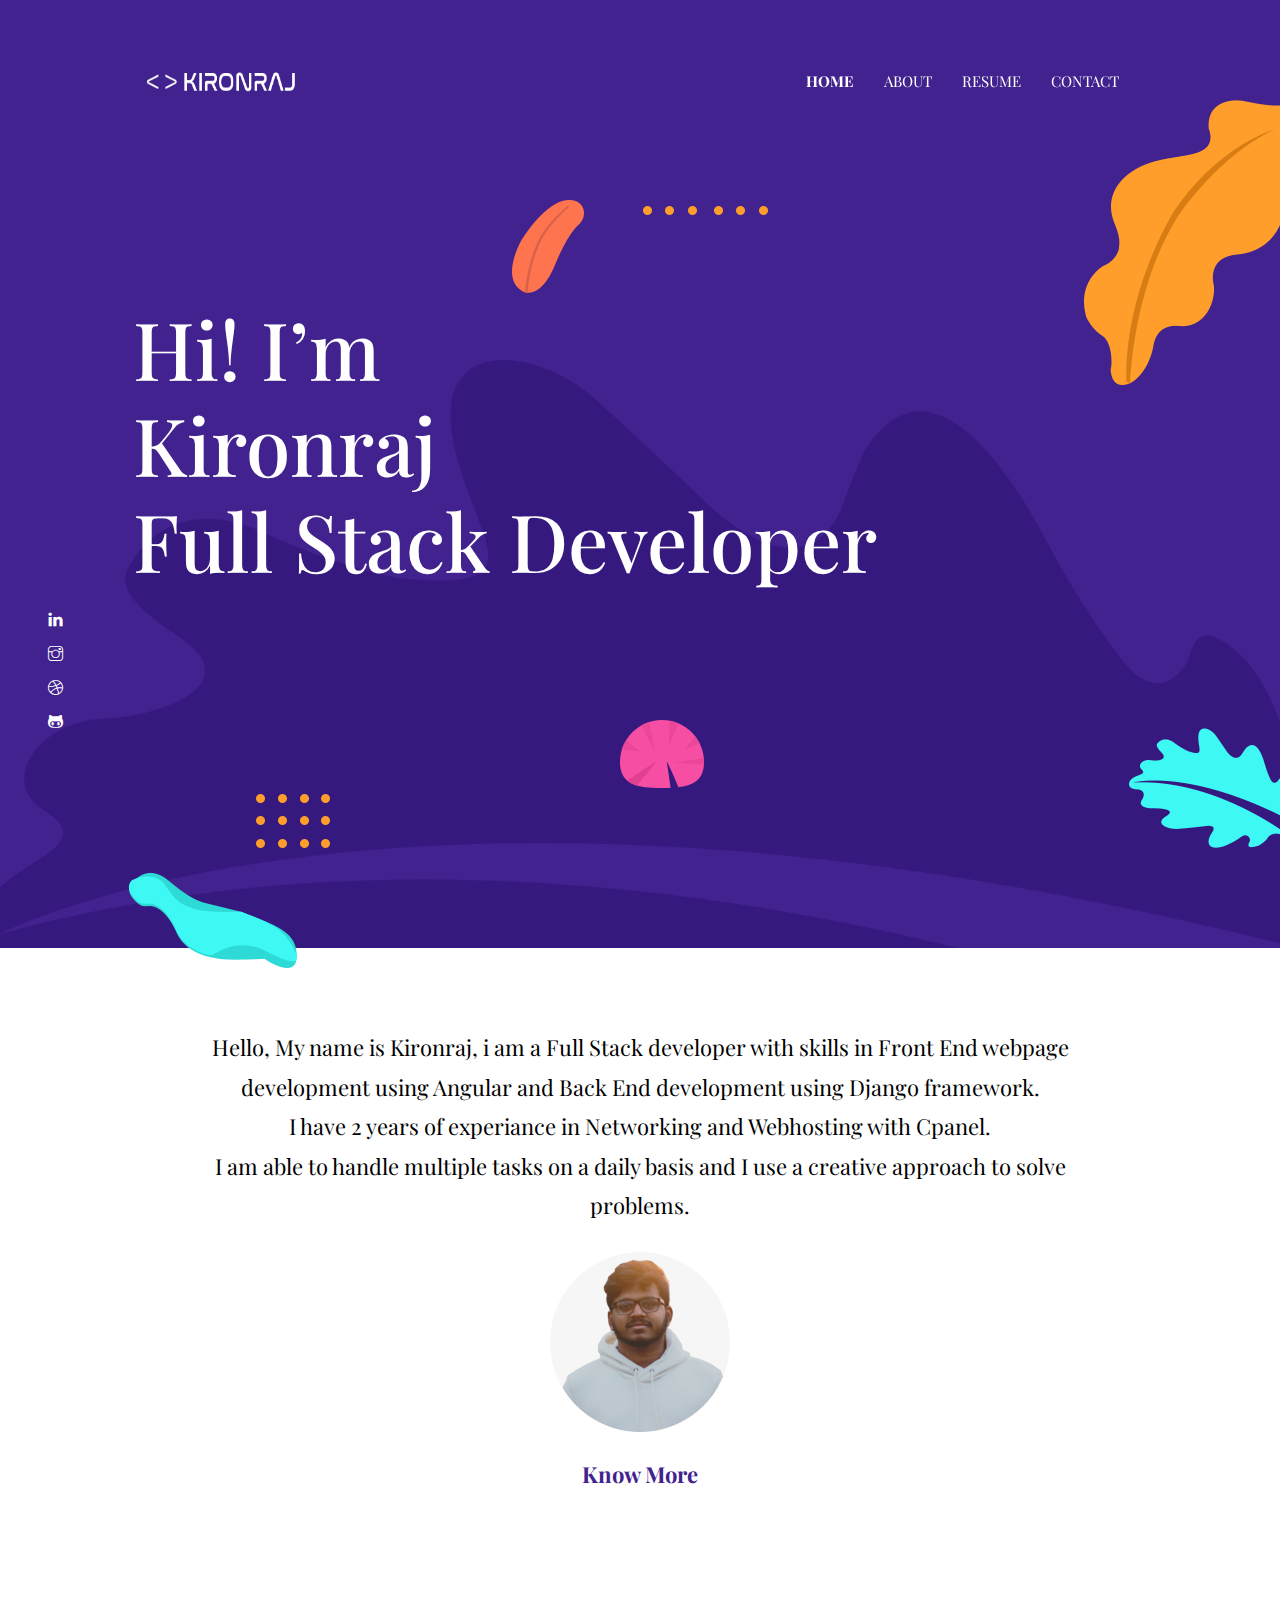
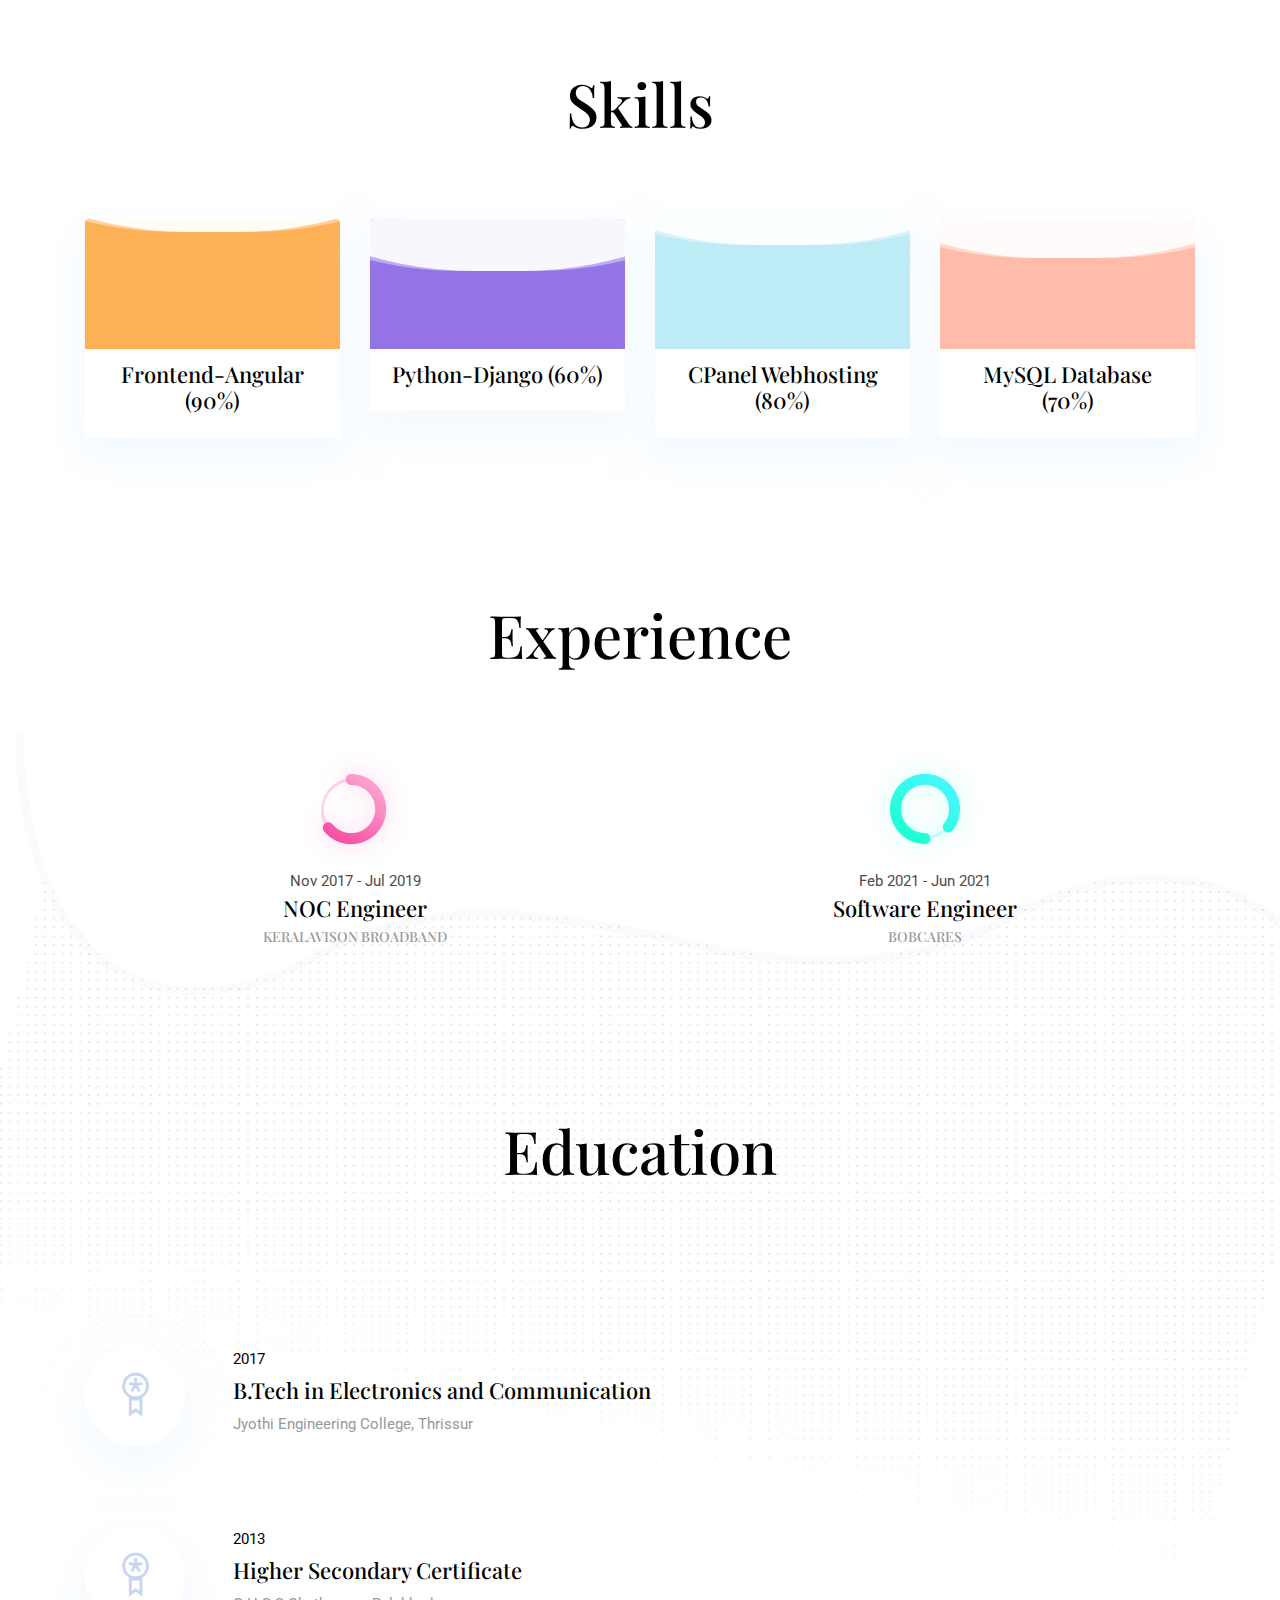
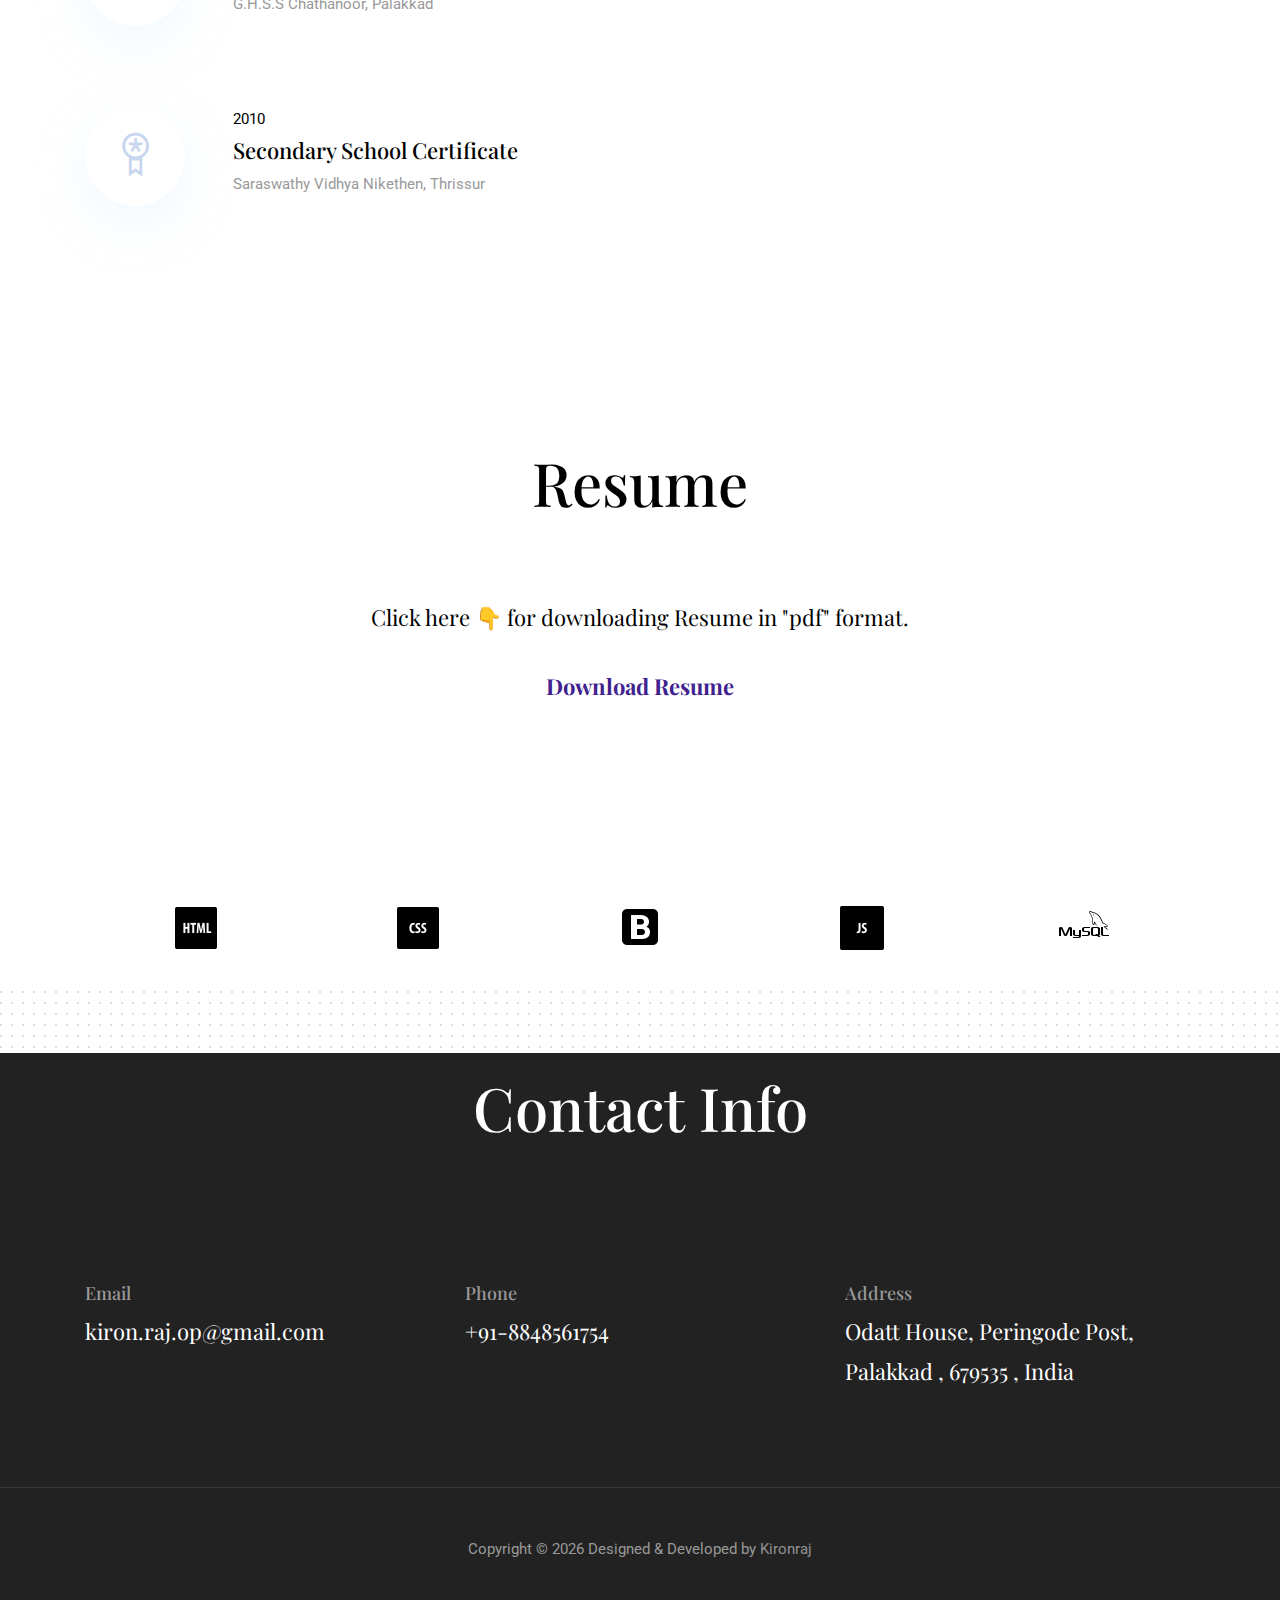
<file: Q4/Portfolio/index.html>
<!DOCTYPE html>
<html lang="en">
  <head>
    <!-- Basic Page Needs
  ================================================== -->
    <meta charset="utf-8" />
    <title>I am Kironraj</title>

    <!-- Mobile Specific Metas
  ================================================== -->
    <meta http-equiv="X-UA-Compatible" content="IE=edge" />
    <meta name="description" content="Creative Portfolio Template" />
    <meta
      name="viewport"
      content="width=device-width, initial-scale=1.0, maximum-scale=5.0"
    />
    <meta name="author" content="Kironraj" />
    <meta name="generator" content="Kironraj Template v1.0" />
    <!-- Favicon -->
    <link rel="shortcut icon" type="image/x-icon" href="images/icon.png" />

    <!-- ** Plugins Needed for the Project ** -->
    <!-- Bootstrap -->
    <link rel="stylesheet" href="plugins/bootstrap/bootstrap.min.css" />
    <!-- slick slider -->
    <link rel="stylesheet" href="plugins/slick/slick.css" />
    <!-- themefy-icon -->
    <link rel="stylesheet" href="plugins/themify-icons/themify-icons.css" />

    <!-- Main Stylesheet -->
    <link href="css/style.css" rel="stylesheet" />
  </head>
  <body>
    <header class="navigation fixed-top">
      <nav class="navbar navbar-expand-lg navbar-dark">
        <a class="navbar-brand font-tertiary h3" href="index.html">
          <img
            src="images/Asset 2.png"
            style="height: 30px; width: 150px; margin-top: 1px"
            alt="Myself"
          />
        </a>
        <button
          class="navbar-toggler"
          type="button"
          data-toggle="collapse"
          data-target="#navigation"
          aria-controls="navigation"
          aria-expanded="false"
          aria-label="Toggle navigation"
        >
          <span class="navbar-toggler-icon"></span>
        </button>

        <div class="collapse navbar-collapse text-center" id="navigation">
          <ul class="navbar-nav ml-auto">
            <li class="nav-item active">
              <a class="nav-link" href="index.html">Home</a>
            </li>
            <li class="nav-item">
              <a class="nav-link" href="#ABOUT">about</a>
            </li>
            <li class="nav-item">
              <a class="nav-link" href="#RESUME">Resume</a>
            </li>
            <li class="nav-item">
              <a class="nav-link" href="#CONTACT">Contact</a>
            </li>
          </ul>
        </div>
      </nav>
    </header>

    <!-- hero area -->
    <section class="hero-area bg-primary" id="parallax">
      <div class="container">
        <div class="row">
          <div class="col-lg-11 mx-auto">
            <h1 class="text-white font-tertiary">
              Hi! I’m <br />
              Kironraj <br />
              Full Stack Developer
            </h1>
          </div>
        </div>
      </div>
      <div class="layer-bg w-100">
        <img
          class="img-fluid w-100"
          src="images/illustrations/leaf-bg.png"
          alt="bg-shape"
        />
      </div>
      <div class="layer" id="l2">
        <img src="images/illustrations/dots-cyan.png" alt="bg-shape" />
      </div>
      <div class="layer" id="l3">
        <img src="images/illustrations/leaf-orange.png" alt="bg-shape" />
      </div>
      <div class="layer" id="l4">
        <img src="images/illustrations/dots-orange.png" alt="bg-shape" />
      </div>
      <div class="layer" id="l5">
        <img src="images/illustrations/leaf-yellow.png" alt="bg-shape" />
      </div>
      <div class="layer" id="l6">
        <img src="images/illustrations/leaf-cyan.png" alt="bg-shape" />
      </div>
      <div class="layer" id="l7">
        <img src="images/illustrations/dots-group-orange.png" alt="bg-shape" />
      </div>
      <div class="layer" id="l8">
        <img src="images/illustrations/leaf-pink-round.png" alt="bg-shape" />
      </div>
      <div class="layer" id="l9">
        <img src="images/illustrations/leaf-cyan-2.png" alt="bg-shape" />
      </div>
      <!-- social icon -->
      <ul class="list-unstyled ml-5 mt-3 position-relative zindex-1">
        <li class="mb-3">
          <a class="text-white" href="https://www.linkedin.com/in/kironrajop/"
            ><i class="ti-linkedin"></i
          ></a>
        </li>
        <li class="mb-3">
          <a class="text-white" href="https://www.instagram.com/kironraj_/"
            ><i class="ti-instagram"></i
          ></a>
        </li>
        <li class="mb-3">
          <a class="text-white" href="https://dribbble.com/kironraj"
            ><i class="ti-dribbble"></i
          ></a>
        </li>
        <li class="mb-3">
          <a class="text-white" href="https://github.com/KIRONRAJ"
            ><i class="ti-github"></i
          ></a>
        </li>
      </ul>
      <!-- /social icon -->
    </section>
    <!-- /hero area -->

    <!-- about -->
    <section class="section" id="ABOUT">
      <div class="container">
        <div class="row">
          <div class="col-lg-10 mx-auto text-center">
            <p class="font-secondary paragraph-lg text-dark">
              Hello, My name is Kironraj, i am a Full Stack developer with
              skills in Front End webpage development using Angular and Back End
              development using Django framework. <br />
              I have 2 years of experiance in Networking and Webhosting with
              Cpanel.<br />
              I am able to handle multiple tasks on a daily basis and I use a
              creative approach to solve problems.
            </p>
            <img
              src="./images/coverpic.jpeg"
              style="height: 200px; width: 200px"
              alt="Profile Pic"
            />
            <br />
            <a href="#RESUME" class="btn btn-transparent">know more</a>
          </div>
        </div>
      </div>
    </section>
    <!-- /about -->

    <!-- skills -->
    <section class="section">
      <div class="container">
        <div class="row">
          <div class="col-lg-12 text-center">
            <h2 class="section-title">Skills</h2>
          </div>
          <div class="col-lg-3 col-sm-6 mb-4 mb-lg-0">
            <div class="card shadow text-center">
              <div
                class="position-relative rounded-top progress-wrapper"
                data-color="#fdb157"
              >
                <div class="wave" data-progress="90%"></div>
              </div>
              <div class="card-footer bg-white">
                <h4 class="card-title">Frontend-Angular (90%)</h4>
              </div>
            </div>
          </div>
          <div class="col-lg-3 col-sm-6 mb-4 mb-lg-0">
            <div class="card shadow text-center">
              <div
                class="position-relative rounded-top progress-wrapper"
                data-color="#9473e6"
              >
                <div class="wave" data-progress="60%"></div>
              </div>
              <div class="card-footer bg-white">
                <h4 class="card-title">Python-Django (60%)</h4>
              </div>
            </div>
          </div>
          <div class="col-lg-3 col-sm-6 mb-4 mb-lg-0">
            <div class="card shadow text-center">
              <div
                class="position-relative rounded-top progress-wrapper"
                data-color="#bdecf6"
              >
                <div class="wave" data-progress="80%"></div>
              </div>
              <div class="card-footer bg-white">
                <h4 class="card-title">CPanel Webhosting (80%)</h4>
              </div>
            </div>
          </div>
          <div class="col-lg-3 col-sm-6 mb-4 mb-lg-0">
            <div class="card shadow text-center">
              <div
                class="position-relative rounded-top progress-wrapper"
                data-color="#ffbcaa"
              >
                <div class="wave" data-progress="70%"></div>
              </div>
              <div class="card-footer bg-white">
                <h4 class="card-title">MySQL Database (70%)</h4>
              </div>
            </div>
          </div>
        </div>
      </div>
    </section>
    <!-- /skills -->

    <!-- experience -->
    <section class="section">
      <div class="container">
        <div class="row justify-content-around">
          <div class="col-lg-12 text-center">
            <h2 class="section-title">Experience</h2>
          </div>
          <div class="col-lg-3 col-md-4 text-center">
            <img src="images/experience/icon-1.png" alt="icon" />
            <p class="mb-0">Nov 2017 - Jul 2019</p>
            <h4>NOC Engineer</h4>
            <h6 class="text-light">KERALAVISON BROADBAND</h6>
          </div>
          <!-- <div class="col-lg-3 col-md-4 text-center">
            <img src="images/experience/icon-2.png" alt="icon" />
            <p class="mb-0">Mar 2009 - Aug 2014</p>
            <h4>UX & UI Designer</h4>
            <h6 class="text-light">AUGMEDIX</h6>
          </div> -->
          <div class="col-lg-3 col-md-4 text-center">
            <img src="images/experience/icon-3.png" alt="icon" />
            <p class="mb-0">Feb 2021 - Jun 2021</p>
            <h4>Software Engineer</h4>
            <h6 class="text-light">BOBCARES</h6>
          </div>
        </div>
      </div>
    </section>
    <!-- ./experience -->

    <!-- education -->
    <section class="section position-relative">
      <div class="container">
        <div class="row">
          <div class="col-lg-12 text-center">
            <h2 class="section-title">Education</h2>
          </div>
          <div class="col-lg-6 col-md-6 mb-80">
            <div class="d-flex">
              <!-- <div class="mr-lg-5 mr-3">
                <i
                  class="
                    ti-medall
                    icon icon-light icon-bg
                    bg-white
                    shadow
                    rounded-circle
                    d-block
                  "
                ></i>
              </div> -->
              <!-- <div>
                <p class="text-dark mb-1">2006</p>
                <h4>Marters in UX Design</h4>
                <p class="mb-0 text-light">
                  Masassusets Institute of Technology
                </p>
              </div> -->
            </div>
          </div>
          <div class="col-lg-12 col-md-12 mb-80">
            <div class="d-flex">
              <div class="mr-lg-5 mr-3">
                <i
                  class="
                    ti-medall
                    icon icon-light icon-bg
                    bg-white
                    shadow
                    rounded-circle
                    d-block
                  "
                ></i>
              </div>
              <div>
                <p class="text-dark mb-1">2017</p>
                <h4>B.Tech in Electronics and Communication</h4>
                <p class="mb-0 text-light">
                  Jyothi Engineering College, Thrissur
                </p>
              </div>
            </div>
          </div>
          <div class="col-lg-12 col-md-12 mb-80">
            <div class="d-flex">
              <div class="mr-lg-5 mr-3">
                <i
                  class="
                    ti-medall
                    icon icon-light icon-bg
                    bg-white
                    shadow
                    rounded-circle
                    d-block
                  "
                ></i>
              </div>
              <div>
                <p class="text-dark mb-1">2013</p>
                <h4>Higher Secondary Certificate</h4>
                <p class="mb-0 text-light">G.H.S.S Chathanoor, Palakkad</p>
              </div>
            </div>
          </div>
          <div class="col-lg-6 col-md-6 mb-80">
            <div class="d-flex">
              <div class="mr-lg-5 mr-3">
                <i
                  class="
                    ti-medall
                    icon icon-light icon-bg
                    bg-white
                    shadow
                    rounded-circle
                    d-block
                  "
                ></i>
              </div>
              <div>
                <p class="text-dark mb-1">2010</p>
                <h4>Secondary School Certificate</h4>
                <p class="mb-0 text-light">
                  Saraswathy Vidhya Nikethen, Thrissur
                </p>
              </div>
            </div>
          </div>
        </div>
      </div>
      <!-- bg image -->
      <img
        class="img-fluid edu-bg-image w-100"
        src="images/backgrounds/education-bg.png"
        alt="bg-image"
      />
    </section>
    <!-- /education -->

    <!-- Resume -->

    <section class="section" id="RESUME">
      <div class="container">
        <div class="row">
          <div class="col-12 text-center">
            <h2 class="section-title">Resume</h2>
          </div>
          <div class="col-lg-10 mx-auto text-center">
            <p class="font-secondary paragraph-lg text-dark">
              Click here 👇 for downloading Resume in "pdf" format.
            </p>
            <a href="./KIRONRAJ's Resume.pdf" class="btn btn-transparent"
              >Download Resume</a
            >
          </div>
        </div>
      </div>
    </section>
    <!-- /Resume -->

    <!-- client logo slider -->
    <section class="section pb-0">
      <div class="container">
        <div class="client-logo-slider d-flex align-items-center">
          <a href="contact.html" class="text-center d-block outline-0 p-4"
            ><img
              class="d-unset img-fluid"
              src="images/clients-logo/icons8-html-50.png"
              alt="client-logo"
          /></a>
          <a href="contact.html" class="text-center d-block outline-0 p-4"
            ><img
              class="d-unset img-fluid"
              src="images/clients-logo/icons8-css-50.png"
              alt="client-logo"
          /></a>
          <a href="contact.html" class="text-center d-block outline-0 p-4"
            ><img
              class="d-unset img-fluid"
              src="images/clients-logo/icons8-bootstrap-48.png"
              alt="client-logo"
          /></a>
          <a href="contact.html" class="text-center d-block outline-0 p-4"
            ><img
              class="d-unset img-fluid"
              src="images/clients-logo/icons8-js-50.png"
              alt="client-logo"
          /></a>
          <a href="contact.html" class="text-center d-block outline-0 p-4"
            ><img
              class="d-unset img-fluid"
              src="images/clients-logo/icons8-mysql-logo-50.png"
              alt="client-logo"
          /></a>
          <a href="contact.html" class="text-center d-block outline-0 p-4"
            ><img
              class="d-unset img-fluid"
              src="images/clients-logo/icons8-python-50.png"
              alt="client-logo"
          /></a>
          <a href="contact.html" class="text-center d-block outline-0 p-4"
            ><img
              class="d-unset img-fluid"
              src="images/clients-logo/icons8-django-50.png"
              alt="client-logo"
          /></a>
          <a href="contact.html" class="text-center d-block outline-0 p-4"
            ><img
              class="d-unset img-fluid"
              src="images/clients-logo/icons8-angularjs-50.png"
              alt="client-logo"
          /></a>
          <a href="contact.html" class="text-center d-block outline-0 p-4"
            ><img
              class="d-unset img-fluid"
              src="images/clients-logo/icons8-cpanel-64.png"
              alt="client-logo"
          /></a>
          <a href="contact.html" class="text-center d-block outline-0 p-4"
            ><img
              class="d-unset img-fluid"
              src="images/clients-logo/icons8-git-50.png"
              alt="client-logo"
          /></a>
        </div>
      </div>
    </section>
    <!-- contact -->
    <section
      class="section section-on-footer"
      data-background="images/backgrounds/bg-dots.png"
    >
      <div class="container">
        <div class="row">
          <div class="col-12 text-center">
            <h2 class="section-title" style="color: white" id="CONTACT">
              Contact Info
            </h2>
          </div>
          <!-- <div class="col-lg-8 mx-auto">
            <div class="bg-white rounded text-center p-5 shadow-down">
              <h4 class="mb-80">Contact Form</h4>
              <form action="#" class="row">
                <div class="col-md-6">
                  <input
                    type="text"
                    id="name"
                    name="name"
                    placeholder="Full Name"
                    class="form-control px-0 mb-4"
                    required
                  />
                </div>
                <div class="col-md-6">
                  <input
                    type="email"
                    id="email"
                    name="email"
                    placeholder="Email Address"
                    class="form-control px-0 mb-4"
                    required
                  />
                </div>
                <div class="col-12">
                  <textarea
                    name="message"
                    id="message"
                    class="form-control px-0 mb-4"
                    placeholder="Type Message Here"
                    required
                  ></textarea>
                </div>
                <div class="col-lg-6 col-10 mx-auto">
                  <button class="btn btn-primary w-100">send</button>
                </div>
              </form>
            </div>
          </div> -->
        </div>
      </div>
    </section>
    <!-- /contact -->

    <!-- footer -->
    <footer class="bg-dark footer-section">
      <div class="section">
        <div class="container">
          <div class="row">
            <div class="col-md-4">
              <h5 class="text-light">Email</h5>
              <p class="text-white paragraph-lg font-secondary">
                kiron.raj.op@gmail.com
              </p>
            </div>
            <div class="col-md-4">
              <h5 class="text-light">Phone</h5>
              <p class="text-white paragraph-lg font-secondary">
                +91-8848561754
              </p>
            </div>
            <div class="col-md-4">
              <h5 class="text-light">Address</h5>
              <p class="text-white paragraph-lg font-secondary">
                Odatt House, Peringode Post, Palakkad , 679535 , India
              </p>
            </div>
          </div>
        </div>
      </div>
      <div class="border-top text-center border-dark py-5">
        <p class="mb-0 text-light">
          Copyright &copy;
          <script>
            var CurrentYear = new Date().getFullYear();
            document.write(CurrentYear);
          </script>
          Designed &amp; Developed by
          <a class="text-white-50" href="#">Kironraj</a>
        </p>
      </div>
    </footer>
    <!-- /footer -->

    <!-- jQuery -->
    <script src="plugins/jQuery/jquery.min.js"></script>
    <!-- Bootstrap JS -->
    <script src="plugins/bootstrap/bootstrap.min.js"></script>
    <!-- slick slider -->
    <script src="plugins/slick/slick.min.js"></script>
    <!-- filter -->
    <script src="plugins/shuffle/shuffle.min.js"></script>

    <!-- Main Script -->
    <script src="js/script.js"></script>
  </body>
</html>
</file>
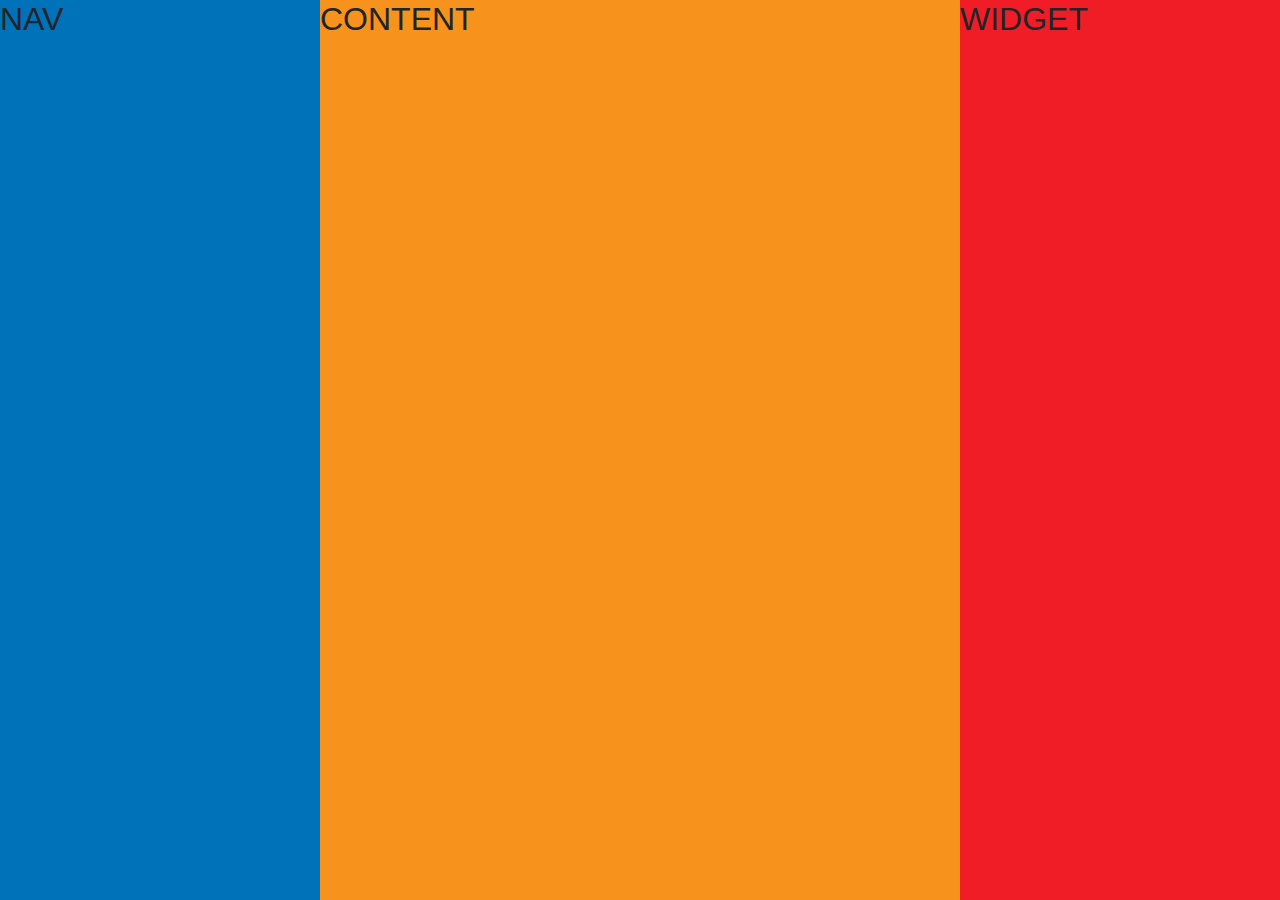
<file: Q2/Q2.html>
<!DOCTYPE html>
<html lang="en">
  <head>
    <title>Question2</title>
    <!-- Required meta tags -->
    <meta charset="utf-8" />
    <meta
      name="viewport"
      content="width=device-width, initial-scale=1, shrink-to-fit=no"
    />

    <!-- Bootstrap CSS -->
    <link
      rel="stylesheet"
      href="https://stackpath.bootstrapcdn.com/bootstrap/4.3.1/css/bootstrap.min.css"
      integrity="sha384-ggOyR0iXCbMQv3Xipma34MD+dH/1fQ784/j6cY/iJTQUOhcWr7x9JvoRxT2MZw1T"
      crossorigin="anonymous"
    />
    <link rel="stylesheet" href="./Q2.css" />
  </head>
  <body>
    <!-- Optional JavaScript -->
    <!-- jQuery first, then Popper.js, then Bootstrap JS -->
    <script
      src="https://code.jquery.com/jquery-3.3.1.slim.min.js"
      integrity="sha384-q8i/X+965DzO0rT7abK41JStQIAqVgRVzpbzo5smXKp4YfRvH+8abtTE1Pi6jizo"
      crossorigin="anonymous"
    ></script>
    <script
      src="https://cdnjs.cloudflare.com/ajax/libs/popper.js/1.14.7/umd/popper.min.js"
      integrity="sha384-UO2eT0CpHqdSJQ6hJty5KVphtPhzWj9WO1clHTMGa3JDZwrnQq4sF86dIHNDz0W1"
      crossorigin="anonymous"
    ></script>
    <script
      src="https://stackpath.bootstrapcdn.com/bootstrap/4.3.1/js/bootstrap.min.js"
      integrity="sha384-JjSmVgyd0p3pXB1rRibZUAYoIIy6OrQ6VrjIEaFf/nJGzIxFDsf4x0xIM+B07jRM"
      crossorigin="anonymous"
    ></script>
    <div class="container-fluid">
      <div class="row">
        <div class="nav order-md-0 order-0"><h2>NAV</h2></div>
        <div class="content order-md-1 order-2"><h2>CONTENT</h2></div>
        <div class="widget order-md-2 order-1"><h2>WIDGET</h2></div>
      </div>
    </div>
  </body>
</html>
</file>
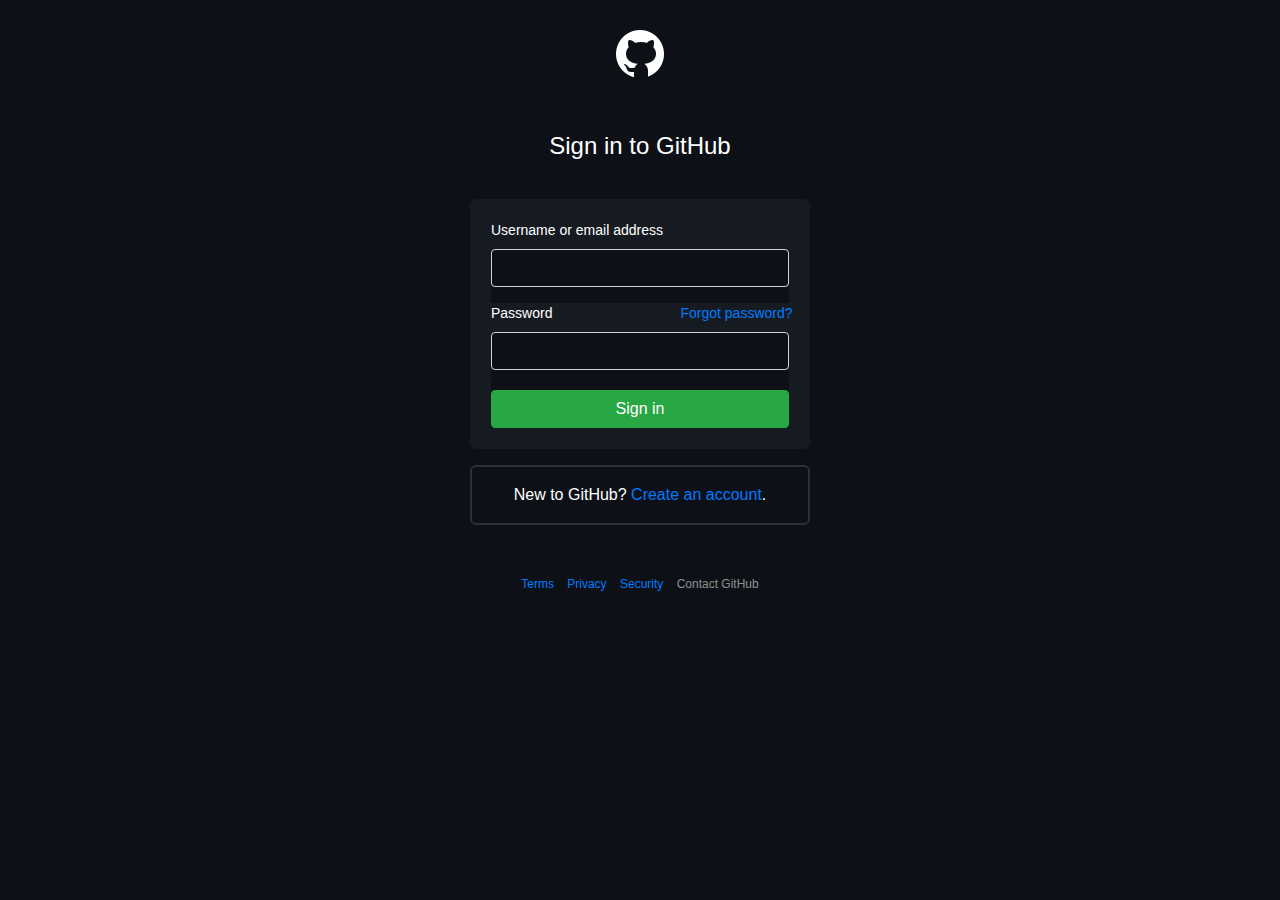
<file: Q3/Q3.html>
<!DOCTYPE html>
<html lang="en">
  <head>
    <title>Question3 Github Login Page</title>
    <link rel="stylesheet" href="./Q3.css" />

    <!-- Required meta tags -->
    <meta charset="utf-8" />
    <meta
      name="viewport"
      content="width=device-width, initial-scale=1, shrink-to-fit=no"
    />

    <!-- Bootstrap CSS -->
    <link
      rel="stylesheet"
      href="https://stackpath.bootstrapcdn.com/bootstrap/4.3.1/css/bootstrap.min.css"
      integrity="sha384-ggOyR0iXCbMQv3Xipma34MD+dH/1fQ784/j6cY/iJTQUOhcWr7x9JvoRxT2MZw1T"
      crossorigin="anonymous"
    />
  </head>

  <body>
    <div class="container-fluid">
      <div class="row">
        <div class="col-sm-12 col-md-4 offset-md-4 text-center">
          <div class="p-4">
            <img
              src="./icons8-github-120.png"
              alt="git-logo"
              style="width: 60px; height: 60px"
            />
          </div>
        </div>
        <div class="col-sm-12 col-md-4 offset-md-4 text-center">
          <div class="p-4">
            <h3 class="header">Sign in to GitHub</h3>
          </div>
        </div>
        <div class="col-sm-12 col-md-4 offset-md-4 text-center">
          <div class="form">
            <div class="form-body">
              <div class="form-group">
                <label for="" class="txt"> Username or email address </label>
                <input
                  type="email"
                  class="form-control"
                  name=""
                  id="label"
                  aria-describedby="emailHelpId"
                  placeholder=""
                />
              </div>
              <div class="form-group">
                <label for="" class="txt">Password</label>
                <a class="fpwd" href="#">Forgot password?</a>

                <input
                  type="password"
                  class="form-control"
                  name="password"
                  id="label"
                  placeholder=""
                />
              </div>
              <button type="submit" class="btn btn-success btn-block">
                Sign in
              </button>
            </div>
          </div>
          <div class="signup mt-3 text-center pt-3">
            <p>New to GitHub?<a href="#"> Create an account</a>.</p>
          </div>
          <div class="footer">
            <ul class="list">
              <li><a href="">Terms</a></li>
              <li><a href="">Privacy</a></li>
              <li><a href="">Security</a></li>
              <li><a href="" style="color: #8e918f">Contact GitHub</a></li>
            </ul>
          </div>
        </div>
      </div>
    </div>
  </body>
</html>
</file>
<file: Q4/Portfolio/plugins/themify-icons/themify-icons.css>
@font-face{font-family:themify;src:url(fonts/themify.eot?-fvbane);src:url(fonts/themify.eot?#iefix-fvbane) format('embedded-opentype'),url(fonts/themify.woff?-fvbane) format('woff'),url(fonts/themify.ttf?-fvbane) format('truetype'),url(fonts/themify.svg?-fvbane#themify) format('svg');font-weight:400;font-style:normal}[class*=" ti-"],[class^=ti-]{font-family:themify;speak:none;font-style:normal;font-weight:400;font-variant:normal;text-transform:none;line-height:1;-webkit-font-smoothing:antialiased;-moz-osx-font-smoothing:grayscale}.ti-wand:before{content:"\e600"}.ti-volume:before{content:"\e601"}.ti-user:before{content:"\e602"}.ti-unlock:before{content:"\e603"}.ti-unlink:before{content:"\e604"}.ti-trash:before{content:"\e605"}.ti-thought:before{content:"\e606"}.ti-target:before{content:"\e607"}.ti-tag:before{content:"\e608"}.ti-tablet:before{content:"\e609"}.ti-star:before{content:"\e60a"}.ti-spray:before{content:"\e60b"}.ti-signal:before{content:"\e60c"}.ti-shopping-cart:before{content:"\e60d"}.ti-shopping-cart-full:before{content:"\e60e"}.ti-settings:before{content:"\e60f"}.ti-search:before{content:"\e610"}.ti-zoom-in:before{content:"\e611"}.ti-zoom-out:before{content:"\e612"}.ti-cut:before{content:"\e613"}.ti-ruler:before{content:"\e614"}.ti-ruler-pencil:before{content:"\e615"}.ti-ruler-alt:before{content:"\e616"}.ti-bookmark:before{content:"\e617"}.ti-bookmark-alt:before{content:"\e618"}.ti-reload:before{content:"\e619"}.ti-plus:before{content:"\e61a"}.ti-pin:before{content:"\e61b"}.ti-pencil:before{content:"\e61c"}.ti-pencil-alt:before{content:"\e61d"}.ti-paint-roller:before{content:"\e61e"}.ti-paint-bucket:before{content:"\e61f"}.ti-na:before{content:"\e620"}.ti-mobile:before{content:"\e621"}.ti-minus:before{content:"\e622"}.ti-medall:before{content:"\e623"}.ti-medall-alt:before{content:"\e624"}.ti-marker:before{content:"\e625"}.ti-marker-alt:before{content:"\e626"}.ti-arrow-up:before{content:"\e627"}.ti-arrow-right:before{content:"\e628"}.ti-arrow-left:before{content:"\e629"}.ti-arrow-down:before{content:"\e62a"}.ti-lock:before{content:"\e62b"}.ti-location-arrow:before{content:"\e62c"}.ti-link:before{content:"\e62d"}.ti-layout:before{content:"\e62e"}.ti-layers:before{content:"\e62f"}.ti-layers-alt:before{content:"\e630"}.ti-key:before{content:"\e631"}.ti-import:before{content:"\e632"}.ti-image:before{content:"\e633"}.ti-heart:before{content:"\e634"}.ti-heart-broken:before{content:"\e635"}.ti-hand-stop:before{content:"\e636"}.ti-hand-open:before{content:"\e637"}.ti-hand-drag:before{content:"\e638"}.ti-folder:before{content:"\e639"}.ti-flag:before{content:"\e63a"}.ti-flag-alt:before{content:"\e63b"}.ti-flag-alt-2:before{content:"\e63c"}.ti-eye:before{content:"\e63d"}.ti-export:before{content:"\e63e"}.ti-exchange-vertical:before{content:"\e63f"}.ti-desktop:before{content:"\e640"}.ti-cup:before{content:"\e641"}.ti-crown:before{content:"\e642"}.ti-comments:before{content:"\e643"}.ti-comment:before{content:"\e644"}.ti-comment-alt:before{content:"\e645"}.ti-close:before{content:"\e646"}.ti-clip:before{content:"\e647"}.ti-angle-up:before{content:"\e648"}.ti-angle-right:before{content:"\e649"}.ti-angle-left:before{content:"\e64a"}.ti-angle-down:before{content:"\e64b"}.ti-check:before{content:"\e64c"}.ti-check-box:before{content:"\e64d"}.ti-camera:before{content:"\e64e"}.ti-announcement:before{content:"\e64f"}.ti-brush:before{content:"\e650"}.ti-briefcase:before{content:"\e651"}.ti-bolt:before{content:"\e652"}.ti-bolt-alt:before{content:"\e653"}.ti-blackboard:before{content:"\e654"}.ti-bag:before{content:"\e655"}.ti-move:before{content:"\e656"}.ti-arrows-vertical:before{content:"\e657"}.ti-arrows-horizontal:before{content:"\e658"}.ti-fullscreen:before{content:"\e659"}.ti-arrow-top-right:before{content:"\e65a"}.ti-arrow-top-left:before{content:"\e65b"}.ti-arrow-circle-up:before{content:"\e65c"}.ti-arrow-circle-right:before{content:"\e65d"}.ti-arrow-circle-left:before{content:"\e65e"}.ti-arrow-circle-down:before{content:"\e65f"}.ti-angle-double-up:before{content:"\e660"}.ti-angle-double-right:before{content:"\e661"}.ti-angle-double-left:before{content:"\e662"}.ti-angle-double-down:before{content:"\e663"}.ti-zip:before{content:"\e664"}.ti-world:before{content:"\e665"}.ti-wheelchair:before{content:"\e666"}.ti-view-list:before{content:"\e667"}.ti-view-list-alt:before{content:"\e668"}.ti-view-grid:before{content:"\e669"}.ti-uppercase:before{content:"\e66a"}.ti-upload:before{content:"\e66b"}.ti-underline:before{content:"\e66c"}.ti-truck:before{content:"\e66d"}.ti-timer:before{content:"\e66e"}.ti-ticket:before{content:"\e66f"}.ti-thumb-up:before{content:"\e670"}.ti-thumb-down:before{content:"\e671"}.ti-text:before{content:"\e672"}.ti-stats-up:before{content:"\e673"}.ti-stats-down:before{content:"\e674"}.ti-split-v:before{content:"\e675"}.ti-split-h:before{content:"\e676"}.ti-smallcap:before{content:"\e677"}.ti-shine:before{content:"\e678"}.ti-shift-right:before{content:"\e679"}.ti-shift-left:before{content:"\e67a"}.ti-shield:before{content:"\e67b"}.ti-notepad:before{content:"\e67c"}.ti-server:before{content:"\e67d"}.ti-quote-right:before{content:"\e67e"}.ti-quote-left:before{content:"\e67f"}.ti-pulse:before{content:"\e680"}.ti-printer:before{content:"\e681"}.ti-power-off:before{content:"\e682"}.ti-plug:before{content:"\e683"}.ti-pie-chart:before{content:"\e684"}.ti-paragraph:before{content:"\e685"}.ti-panel:before{content:"\e686"}.ti-package:before{content:"\e687"}.ti-music:before{content:"\e688"}.ti-music-alt:before{content:"\e689"}.ti-mouse:before{content:"\e68a"}.ti-mouse-alt:before{content:"\e68b"}.ti-money:before{content:"\e68c"}.ti-microphone:before{content:"\e68d"}.ti-menu:before{content:"\e68e"}.ti-menu-alt:before{content:"\e68f"}.ti-map:before{content:"\e690"}.ti-map-alt:before{content:"\e691"}.ti-loop:before{content:"\e692"}.ti-location-pin:before{content:"\e693"}.ti-list:before{content:"\e694"}.ti-light-bulb:before{content:"\e695"}.ti-Italic:before{content:"\e696"}.ti-info:before{content:"\e697"}.ti-infinite:before{content:"\e698"}.ti-id-badge:before{content:"\e699"}.ti-hummer:before{content:"\e69a"}.ti-home:before{content:"\e69b"}.ti-help:before{content:"\e69c"}.ti-headphone:before{content:"\e69d"}.ti-harddrives:before{content:"\e69e"}.ti-harddrive:before{content:"\e69f"}.ti-gift:before{content:"\e6a0"}.ti-game:before{content:"\e6a1"}.ti-filter:before{content:"\e6a2"}.ti-files:before{content:"\e6a3"}.ti-file:before{content:"\e6a4"}.ti-eraser:before{content:"\e6a5"}.ti-envelope:before{content:"\e6a6"}.ti-download:before{content:"\e6a7"}.ti-direction:before{content:"\e6a8"}.ti-direction-alt:before{content:"\e6a9"}.ti-dashboard:before{content:"\e6aa"}.ti-control-stop:before{content:"\e6ab"}.ti-control-shuffle:before{content:"\e6ac"}.ti-control-play:before{content:"\e6ad"}.ti-control-pause:before{content:"\e6ae"}.ti-control-forward:before{content:"\e6af"}.ti-control-backward:before{content:"\e6b0"}.ti-cloud:before{content:"\e6b1"}.ti-cloud-up:before{content:"\e6b2"}.ti-cloud-down:before{content:"\e6b3"}.ti-clipboard:before{content:"\e6b4"}.ti-car:before{content:"\e6b5"}.ti-calendar:before{content:"\e6b6"}.ti-book:before{content:"\e6b7"}.ti-bell:before{content:"\e6b8"}.ti-basketball:before{content:"\e6b9"}.ti-bar-chart:before{content:"\e6ba"}.ti-bar-chart-alt:before{content:"\e6bb"}.ti-back-right:before{content:"\e6bc"}.ti-back-left:before{content:"\e6bd"}.ti-arrows-corner:before{content:"\e6be"}.ti-archive:before{content:"\e6bf"}.ti-anchor:before{content:"\e6c0"}.ti-align-right:before{content:"\e6c1"}.ti-align-left:before{content:"\e6c2"}.ti-align-justify:before{content:"\e6c3"}.ti-align-center:before{content:"\e6c4"}.ti-alert:before{content:"\e6c5"}.ti-alarm-clock:before{content:"\e6c6"}.ti-agenda:before{content:"\e6c7"}.ti-write:before{content:"\e6c8"}.ti-window:before{content:"\e6c9"}.ti-widgetized:before{content:"\e6ca"}.ti-widget:before{content:"\e6cb"}.ti-widget-alt:before{content:"\e6cc"}.ti-wallet:before{content:"\e6cd"}.ti-video-clapper:before{content:"\e6ce"}.ti-video-camera:before{content:"\e6cf"}.ti-vector:before{content:"\e6d0"}.ti-themify-logo:before{content:"\e6d1"}.ti-themify-favicon:before{content:"\e6d2"}.ti-themify-favicon-alt:before{content:"\e6d3"}.ti-support:before{content:"\e6d4"}.ti-stamp:before{content:"\e6d5"}.ti-split-v-alt:before{content:"\e6d6"}.ti-slice:before{content:"\e6d7"}.ti-shortcode:before{content:"\e6d8"}.ti-shift-right-alt:before{content:"\e6d9"}.ti-shift-left-alt:before{content:"\e6da"}.ti-ruler-alt-2:before{content:"\e6db"}.ti-receipt:before{content:"\e6dc"}.ti-pin2:before{content:"\e6dd"}.ti-pin-alt:before{content:"\e6de"}.ti-pencil-alt2:before{content:"\e6df"}.ti-palette:before{content:"\e6e0"}.ti-more:before{content:"\e6e1"}.ti-more-alt:before{content:"\e6e2"}.ti-microphone-alt:before{content:"\e6e3"}.ti-magnet:before{content:"\e6e4"}.ti-line-double:before{content:"\e6e5"}.ti-line-dotted:before{content:"\e6e6"}.ti-line-dashed:before{content:"\e6e7"}.ti-layout-width-full:before{content:"\e6e8"}.ti-layout-width-default:before{content:"\e6e9"}.ti-layout-width-default-alt:before{content:"\e6ea"}.ti-layout-tab:before{content:"\e6eb"}.ti-layout-tab-window:before{content:"\e6ec"}.ti-layout-tab-v:before{content:"\e6ed"}.ti-layout-tab-min:before{content:"\e6ee"}.ti-layout-slider:before{content:"\e6ef"}.ti-layout-slider-alt:before{content:"\e6f0"}.ti-layout-sidebar-right:before{content:"\e6f1"}.ti-layout-sidebar-none:before{content:"\e6f2"}.ti-layout-sidebar-left:before{content:"\e6f3"}.ti-layout-placeholder:before{content:"\e6f4"}.ti-layout-menu:before{content:"\e6f5"}.ti-layout-menu-v:before{content:"\e6f6"}.ti-layout-menu-separated:before{content:"\e6f7"}.ti-layout-menu-full:before{content:"\e6f8"}.ti-layout-media-right-alt:before{content:"\e6f9"}.ti-layout-media-right:before{content:"\e6fa"}.ti-layout-media-overlay:before{content:"\e6fb"}.ti-layout-media-overlay-alt:before{content:"\e6fc"}.ti-layout-media-overlay-alt-2:before{content:"\e6fd"}.ti-layout-media-left-alt:before{content:"\e6fe"}.ti-layout-media-left:before{content:"\e6ff"}.ti-layout-media-center-alt:before{content:"\e700"}.ti-layout-media-center:before{content:"\e701"}.ti-layout-list-thumb:before{content:"\e702"}.ti-layout-list-thumb-alt:before{content:"\e703"}.ti-layout-list-post:before{content:"\e704"}.ti-layout-list-large-image:before{content:"\e705"}.ti-layout-line-solid:before{content:"\e706"}.ti-layout-grid4:before{content:"\e707"}.ti-layout-grid3:before{content:"\e708"}.ti-layout-grid2:before{content:"\e709"}.ti-layout-grid2-thumb:before{content:"\e70a"}.ti-layout-cta-right:before{content:"\e70b"}.ti-layout-cta-left:before{content:"\e70c"}.ti-layout-cta-center:before{content:"\e70d"}.ti-layout-cta-btn-right:before{content:"\e70e"}.ti-layout-cta-btn-left:before{content:"\e70f"}.ti-layout-column4:before{content:"\e710"}.ti-layout-column3:before{content:"\e711"}.ti-layout-column2:before{content:"\e712"}.ti-layout-accordion-separated:before{content:"\e713"}.ti-layout-accordion-merged:before{content:"\e714"}.ti-layout-accordion-list:before{content:"\e715"}.ti-ink-pen:before{content:"\e716"}.ti-info-alt:before{content:"\e717"}.ti-help-alt:before{content:"\e718"}.ti-headphone-alt:before{content:"\e719"}.ti-hand-point-up:before{content:"\e71a"}.ti-hand-point-right:before{content:"\e71b"}.ti-hand-point-left:before{content:"\e71c"}.ti-hand-point-down:before{content:"\e71d"}.ti-gallery:before{content:"\e71e"}.ti-face-smile:before{content:"\e71f"}.ti-face-sad:before{content:"\e720"}.ti-credit-card:before{content:"\e721"}.ti-control-skip-forward:before{content:"\e722"}.ti-control-skip-backward:before{content:"\e723"}.ti-control-record:before{content:"\e724"}.ti-control-eject:before{content:"\e725"}.ti-comments-smiley:before{content:"\e726"}.ti-brush-alt:before{content:"\e727"}.ti-youtube:before{content:"\e728"}.ti-vimeo:before{content:"\e729"}.ti-twitter:before{content:"\e72a"}.ti-time:before{content:"\e72b"}.ti-tumblr:before{content:"\e72c"}.ti-skype:before{content:"\e72d"}.ti-share:before{content:"\e72e"}.ti-share-alt:before{content:"\e72f"}.ti-rocket:before{content:"\e730"}.ti-pinterest:before{content:"\e731"}.ti-new-window:before{content:"\e732"}.ti-microsoft:before{content:"\e733"}.ti-list-ol:before{content:"\e734"}.ti-linkedin:before{content:"\e735"}.ti-layout-sidebar-2:before{content:"\e736"}.ti-layout-grid4-alt:before{content:"\e737"}.ti-layout-grid3-alt:before{content:"\e738"}.ti-layout-grid2-alt:before{content:"\e739"}.ti-layout-column4-alt:before{content:"\e73a"}.ti-layout-column3-alt:before{content:"\e73b"}.ti-layout-column2-alt:before{content:"\e73c"}.ti-instagram:before{content:"\e73d"}.ti-google:before{content:"\e73e"}.ti-github:before{content:"\e73f"}.ti-flickr:before{content:"\e740"}.ti-facebook:before{content:"\e741"}.ti-dropbox:before{content:"\e742"}.ti-dribbble:before{content:"\e743"}.ti-apple:before{content:"\e744"}.ti-android:before{content:"\e745"}.ti-save:before{content:"\e746"}.ti-save-alt:before{content:"\e747"}.ti-yahoo:before{content:"\e748"}.ti-wordpress:before{content:"\e749"}.ti-vimeo-alt:before{content:"\e74a"}.ti-twitter-alt:before{content:"\e74b"}.ti-tumblr-alt:before{content:"\e74c"}.ti-trello:before{content:"\e74d"}.ti-stack-overflow:before{content:"\e74e"}.ti-soundcloud:before{content:"\e74f"}.ti-sharethis:before{content:"\e750"}.ti-sharethis-alt:before{content:"\e751"}.ti-reddit:before{content:"\e752"}.ti-pinterest-alt:before{content:"\e753"}.ti-microsoft-alt:before{content:"\e754"}.ti-linux:before{content:"\e755"}.ti-jsfiddle:before{content:"\e756"}.ti-joomla:before{content:"\e757"}.ti-html5:before{content:"\e758"}.ti-flickr-alt:before{content:"\e759"}.ti-email:before{content:"\e75a"}.ti-drupal:before{content:"\e75b"}.ti-dropbox-alt:before{content:"\e75c"}.ti-css3:before{content:"\e75d"}.ti-rss:before{content:"\e75e"}.ti-rss-alt:before{content:"\e75f"}
</file>
<file: Q4/Portfolio/css/style.css>
/**
 * WEBSITE: https://themefisher.com
 * TWITTER: https://twitter.com/themefisher
 * FACEBOOK: https://www.facebook.com/themefisher
 * GITHUB: https://github.com/themefisher/
 */

/*!
THEME: Kross - Creative Portfolio Template
VERSION: 1.0.0
AUTHOR: Themefisher

HOMEPAGE: https://themefisher.com/products/kross-creative-portfolio-template/
DEMO: https://demo.themefisher.com/kross/
GITHUB: https://github.com/themefisher/meghna-onepage-html5-business-template

Get HUGO Version : https://gethugothemes.com/products/kross-hugo-theme/

WEBSITE: https://themefisher.com
TWITTER: https://twitter.com/themefisher
FACEBOOK: https://www.facebook.com/themefisher
*/
/*  typography */
@import url("https://fonts.googleapis.com/css?family=Playfair+Display:700|Roboto:400");
body {
  line-height: 1.2;
  font-family: "Roboto", sans-serif;
  -webkit-font-smoothing: antialiased;
  font-size: 15px;
  color: #4c4c4c;
}

p,
.paragraph {
  font-weight: 400;
  color: #4c4c4c;
  font-size: 15px;
  line-height: 1.8;
  font-family: "Roboto", sans-serif;
}
p-lg,
.paragraph-lg {
  font-size: 22px;
}

h1,
h2,
h3,
h4,
h5,
h6 {
  color: #000;
  font-family: "Playfair Display", serif;
  line-height: 1.2;
}

h1,
.h1 {
  font-size: 80px;
}
@media (max-width: 991px) {
  h1,
  .h1 {
    font-size: 65px;
  }
}

h2,
.h2 {
  font-size: 60px;
}
@media (max-width: 991px) {
  h2,
  .h2 {
    font-size: 50px;
  }
}

h3,
.h3 {
  font-size: 40px;
}

h4,
.h4 {
  font-size: 22px;
}

h5,
.h5 {
  font-size: 18px;
}

h6,
.h6 {
  font-size: 14px;
}

/* Button style */
.btn {
  font-size: 22px;
  font-family: "Playfair Display", serif;
  text-transform: capitalize;
  padding: 16px 44px;
  border-radius: 5px;
  font-weight: 600;
  border: 0;
  position: relative;
  z-index: 1;
  transition: 0.2s ease;
}
.btn:focus {
  outline: 0;
  box-shadow: none !important;
}
.btn:active {
  box-shadow: none;
}
.btn-sm {
  font-size: 15px;
  padding: 10px 30px;
}
.btn-xs {
  padding: 5px 10px;
  font-size: 15px;
}

.btn-primary {
  background: #41228e;
  color: #fff;
}
.btn-primary:active {
  background: #542cb7 !important;
}
.btn-primary:hover {
  background: #542cb7;
}
.btn-primary.focus,
.btn-primary.active {
  background: #542cb7 !important;
  box-shadow: none !important;
}

.btn-transparent {
  background: transparent;
  color: #41228e;
  font-weight: bold;
}
.btn-transparent:active,
.btn-transparent:hover {
  color: #41228e;
}

body {
  background-color: #fff;
  overflow-x: hidden;
}

::-moz-selection {
  background: #542cb7;
  color: #fff;
}

::selection {
  background: #542cb7;
  color: #fff;
}

/* preloader */
.preloader {
  position: fixed;
  top: 0;
  left: 0;
  right: 0;
  bottom: 0;
  background-color: #fff;
  z-index: 999;
  display: flex;
  align-items: center;
  justify-content: center;
}

ol,
ul {
  list-style-type: none;
  margin: 0px;
}

img {
  vertical-align: middle;
  border: 0;
}

a,
a:hover,
a:focus {
  text-decoration: none;
}

a,
button,
select {
  cursor: pointer;
  transition: 0.2s ease;
}
a:focus,
button:focus,
select:focus {
  outline: 0;
}

a.text-dark:hover {
  color: #41228e !important;
}

a:hover {
  color: #41228e;
}

.slick-slide {
  outline: 0;
}

.section {
  padding-top: 80px;
  padding-bottom: 80px;
}
.section-title {
  margin-bottom: 80px;
  font-family: "Playfair Display", serif;
}

.bg-cover {
  background-size: cover;
  background-position: center center;
  background-repeat: no-repeat;
}

/* overlay */
.overlay {
  position: relative;
}
.overlay::before {
  position: absolute;
  content: "";
  height: 100%;
  width: 100%;
  top: 0;
  left: 0;
  background: #000;
  opacity: 0.5;
}

.outline-0 {
  outline: 0 !important;
}

.d-unset {
  display: unset !important;
}

.bg-primary {
  background: #41228e !important;
}

.bg-gray {
  background: #eaeaea !important;
}

.text-primary {
  color: #41228e !important;
}

.text-color {
  color: #4c4c4c;
}

.text-dark {
  color: #000 !important;
}

.text-light {
  color: #999999 !important;
}

.mb-10 {
  margin-bottom: 10px !important;
}

.mb-20 {
  margin-bottom: 20px !important;
}

.mb-30 {
  margin-bottom: 30px !important;
}

.mb-40 {
  margin-bottom: 40px !important;
}

.mb-50 {
  margin-bottom: 50px !important;
}

.mb-60 {
  margin-bottom: 60px !important;
}

.mb-70 {
  margin-bottom: 70px !important;
}

.mb-80 {
  margin-bottom: 80px !important;
}

.mb-90 {
  margin-bottom: 90px !important;
}

.mb-100 {
  margin-bottom: 100px !important;
}

.zindex-1 {
  z-index: 1;
}

.rounded-lg {
  border-radius: 15px;
}

.overflow-hidden {
  overflow: hidden;
}

.font-secondary {
  font-family: "Playfair Display", serif !important;
}

.font-tertiary {
  font-family: "Playfair Display", serif !important;
}

.shadow {
  box-shadow: 0px 18px 39.1px 6.9px rgba(224, 241, 255, 0.34) !important;
}

.bg-dark {
  background-color: #222222 !important;
}

/* icon */
.icon {
  font-size: 45px;
}

.icon-bg {
  height: 100px;
  width: 100px;
  line-height: 100px;
  text-align: center;
}

.icon-light {
  color: #c8d5ef;
}

/* /icon */
/* slick slider */
.slick-dots {
  text-align: center;
  padding-left: 0;
}
.slick-dots li {
  display: inline-block;
  margin: 2px;
}
.slick-dots li.slick-active button {
  background: #fff;
  width: 25px;
}
.slick-dots li button {
  height: 6px;
  width: 12px;
  background: rgba(255, 255, 255, 0.5);
  color: transparent;
  border-radius: 10px;
  overflow: hidden;
  transition: 0.2s ease;
  border: 0;
}

/* /slick slider */
/* form */
.form-control {
  border: 0;
  border-radius: 0;
  border-bottom: 1px solid #c7c7c7;
  height: 60px;
}
.form-control:focus {
  border-color: #41228e;
  outline: 0;
  box-shadow: none !important;
}

textarea.form-control {
  height: 120px;
}

/* /form */
/* card */
.card {
  border: 0;
}
.card-header {
  border: 0;
}
.card-footer {
  border: 0;
}

/* /card */
.navigation {
  padding: 40px 130px;
  transition: 0.3s ease;
}
.navigation.nav-bg {
  background-color: #41228e;
  padding: 15px 100px;
}
@media (max-width: 991px) {
  .navigation.nav-bg {
    padding: 15px 20px;
  }
}
@media (max-width: 991px) {
  .navigation {
    padding: 20px;
    background: #41228e;
  }
}

.navbar .nav-item .nav-link {
  font-family: "Playfair Display", serif;
  text-transform: uppercase;
  padding: 15px;
}
.navbar .nav-item.active {
  font-weight: bold;
}

.navbar-dark .navbar-nav .nav-link {
  color: #fff;
}

.hero-area {
  padding: 300px 0 200px;
  position: relative;
}
@media (max-width: 767px) {
  .hero-area {
    padding: 250px 0 150px;
    overflow: hidden;
  }
}
.hero-area h1 {
  position: relative;
  z-index: 2;
}

.layer {
  position: absolute;
  z-index: 1;
}

#l1 {
  bottom: 0;
  left: 0;
}

#l2 {
  top: 190px;
  left: -250px;
}

#l3 {
  top: 200px;
  left: 40%;
}

#l4 {
  top: 200px;
  right: 40%;
}

#l5 {
  top: 100px;
  right: -150px;
}

#l6 {
  bottom: -20px;
  left: 10%;
}

#l7 {
  bottom: 100px;
  left: 20%;
}

#l8 {
  bottom: 160px;
  right: 45%;
}

#l9 {
  bottom: 100px;
  right: -10px;
}

.layer-bg {
  position: absolute;
  bottom: 0;
  left: 0;
}

/* skills */
.progress-wrapper {
  height: 130px;
  overflow: hidden;
}

.wave {
  position: absolute;
  width: 100%;
  height: 100%;
}
.wave::before,
.wave::after {
  content: "";
  position: absolute;
  width: 800px;
  height: 800px;
  bottom: 0;
  left: 50%;
  background-color: rgba(255, 255, 255, 0.4);
  border-radius: 45%;
  transform: translateX(-50%) rotate(0);
  -webkit-animation: rotate 6s linear infinite;
  animation: rotate 6s linear infinite;
  z-index: 10;
}
.wave::after {
  border-radius: 47%;
  background-color: rgba(255, 255, 255, 0.9);
  transform: translateX(-50%) rotate(0);
  -webkit-animation: rotate 10s linear -5s infinite;
  animation: rotate 10s linear -5s infinite;
  z-index: 20;
}

@-webkit-keyframes rotate {
  50% {
    transform: translateX(-50%) rotate(180deg);
  }
  100% {
    transform: translateX(-50%) rotate(360deg);
  }
}

@keyframes rotate {
  50% {
    transform: translateX(-50%) rotate(180deg);
  }
  100% {
    transform: translateX(-50%) rotate(360deg);
  }
}
/* /skills */
/* education */
.edu-bg-image {
  position: absolute;
  left: 0;
  top: -300px;
  z-index: -1;
}

/* /education */
/* service */
.hover-bg-primary {
  transition: 0.3s ease;
}
.hover-bg-primary:hover {
  background: #41228e;
}
.hover-bg-primary:hover * {
  color: #fff;
}

.active-bg-primary {
  transition: 0.3s ease;
  background: #41228e;
}
.active-bg-primary * {
  color: #fff;
}

.hover-shadow {
  transition: 0.2s ease;
}
.hover-shadow:hover {
  box-shadow: 0px 18px 40px 8px rgba(224, 241, 255, 0.54) !important;
}

/* /service */
/* portfolio */
.hover-wrapper {
  overflow: hidden;
}
.hover-wrapper img {
  transition: 0.3s ease;
  transform: scale(1.1);
}
.hover-wrapper:hover img {
  transform: scale(1);
}
.hover-wrapper:hover .hover-overlay {
  opacity: 1;
  visibility: visible;
}

.hover-overlay {
  position: absolute;
  height: 100%;
  width: 100%;
  border-radius: inherit;
  top: 0;
  left: 0;
  background: rgba(0, 0, 0, 0.3);
  opacity: 0;
  visibility: hidden;
  transition: 0.3s ease;
}

.hover-content {
  position: absolute;
  top: 50%;
  transform: translateY(-50%);
  left: 0;
  right: 0;
  text-align: center;
}

/* /portfolio */
/* testimonial */
.testimonial-content strong {
  color: #2bfdff;
  font-weight: normal;
}

.testimonial-bg-shapes .container {
  position: relative;
  z-index: 1;
}
.testimonial-bg-shapes .bg-map {
  position: absolute;
  left: 50%;
  top: 50%;
  transform: translate(-50%, -50%);
}
.testimonial-bg-shapes .bg-shape-1 {
  position: absolute;
  left: 100px;
  top: -50px;
}
.testimonial-bg-shapes .bg-shape-2 {
  position: absolute;
  right: 150px;
  top: 50px;
}
.testimonial-bg-shapes .bg-shape-3 {
  position: absolute;
  right: 50px;
  top: 200px;
}
.testimonial-bg-shapes .bg-shape-4 {
  position: absolute;
  left: 100px;
  bottom: 200px;
}
.testimonial-bg-shapes .bg-shape-5 {
  position: absolute;
  right: 200px;
  bottom: -50px;
}

/* /testimonial */
/* footer */
.footer-section {
  padding-top: 150px;
}

.section-on-footer {
  margin-bottom: -250px;
}

.shadow-down {
  position: relative;
}
.shadow-down::before {
  position: absolute;
  content: "";
  box-shadow: 0px 0px 80.75px 14.25px rgba(224, 241, 255, 0.34);
  height: 100%;
  width: 100%;
  left: 0;
  top: 0;
  z-index: -1;
}

/* /footer */
.card-lg {
  flex-direction: row-reverse;
  align-items: center;
}
@media (max-width: 991px) {
  .card-lg {
    flex-direction: column;
  }
}

blockquote {
  display: inline-block;
  padding: 20px 25px;
  background: #eaeaea;
  border-left: 3px solid #41228e;
  font-style: italic;
  font-size: 22px;
  line-height: 1.7;
}

.content * {
  margin-bottom: 20px;
}
.content strong {
  font-family: "Playfair Display", serif;
  font-size: 22px;
  font-weight: normal;
  color: #000;
  display: inherit;
  line-height: 1.5;
}

.page-title-alt {
  padding: 350px 0 70px;
}

.border-thick {
  border: 10px solid;
}

.drag-lg-top {
  margin-top: -230px;
}
@media (max-width: 991px) {
  .drag-lg-top {
    margin-top: 0;
  }
}

.page-title-alt .container {
  position: relative;
  z-index: 1;
}
.page-title-alt .bg-shape-1 {
  position: absolute;
  left: 0;
  top: 0;
  height: 100%;
}
.page-title-alt .bg-shape-2 {
  position: absolute;
  left: 70px;
  top: 100px;
}
.page-title-alt .bg-shape-3 {
  position: absolute;
  left: 30%;
  top: 50px;
  transform: rotate(180deg);
}
.page-title-alt .bg-shape-4 {
  position: absolute;
  left: 100px;
  bottom: 100px;
}
.page-title-alt .bg-shape-5 {
  position: absolute;
  left: 40%;
  bottom: -25px;
}
.page-title-alt .bg-shape-6 {
  position: absolute;
  bottom: 100px;
  right: -100px;
}

.page-title {
  padding: 250px 0 150px;
}
.page-title .container {
  position: relative;
  z-index: 1;
}
.page-title .bg-shape-1 {
  position: absolute;
  left: 0;
  bottom: 0;
  width: 100%;
}
.page-title .bg-shape-2 {
  position: absolute;
  left: -20px;
  top: -10px;
}
.page-title .bg-shape-3 {
  position: absolute;
  left: 10%;
  top: 100px;
}
.page-title .bg-shape-4 {
  position: absolute;
  left: 50%;
  top: -20px;
}
.page-title .bg-shape-5 {
  position: absolute;
  left: 90px;
  bottom: -50px;
  transform: rotate(180deg);
}
.page-title .bg-shape-6 {
  position: absolute;
  right: 20%;
  bottom: -20px;
}
.page-title .bg-shape-7 {
  position: absolute;
  right: -220px;
  bottom: -100px;
}

.filter-controls li {
  cursor: pointer;
}
.filter-controls li.active {
  font-weight: bold;
}
/*# sourceMappingURL=style.css.map */
</file>
<file: Q2/Q2.css>
* {
  padding: 0;
  margin: 0;
  box-sizing: border-box;
  font-family: sans-serif;
}

.nav {
  flex: 25%;
  height: 100vh;
  background-color: #0072b9;
}

.content {
  flex: 50%;
  height: 100vh;
  background-color: #f7921c;
}

.widget {
  flex: 25%;
  height: 100vh;
  background-color: #f01d26;
}

.row {
  display: flex;
  align-content: stretch;
  align-items: stretch;
}

@media (max-width: 768px) {
  .row {
    display: flex;
    align-content: center;
    /* flex-direction: column; */
  }
  .nav {
    flex: 100%;
    height: 250px;
  }
  .widget {
    flex: 100%;
    height: 250px;
  }
  .content {
    flex: 100%;
    height: 350px;
  }
}
</file>
<file: Q3/Q3.css>
* {
  padding: 0;
  margin: 0;
  box-sizing: border-box;
  background-color: #0d1117;
  color: white;
}

body {
  font-family: Arial, Helvetica, sans-serif;
}

a {
  color: #4b8ed9;
}

.header {
  font-weight: 400;
  font-size: 24px;
}

.form {
  margin: auto;
  width: 340px;
  border: solid 1px #161b22;
  background-color: #161b22;
  padding: 20px;
  margin-top: 6px;
  margin-bottom: 15px;
  box-sizing: border-box;
  border-radius: 6px;
  text-align: left;
  font-weight: 400;
  font-size: 14px;
}

.form-group {
  background-color: #161b22;
  
}

input[type="email"], input[type="password"] {
  
  background-color: #0d1117;
  padding: 5px;
}

.form .txt {
  background-color: #161b22;
}

.btn {
  display: block;
  width: 100%;
  margin-top: 20px;
}

.signup {
  border: solid 2px #2b3138;
  margin: auto;
  width: 340px;
  border-radius: 6px;
}

.list {
  list-style: none;
  font-size: 12px;
  padding-top: 50px;
}

.list li {
  display: inline;
  padding: 5px;
}

.fpwd {
  position: absolute;
  margin-left: 8rem;
}
</file>
